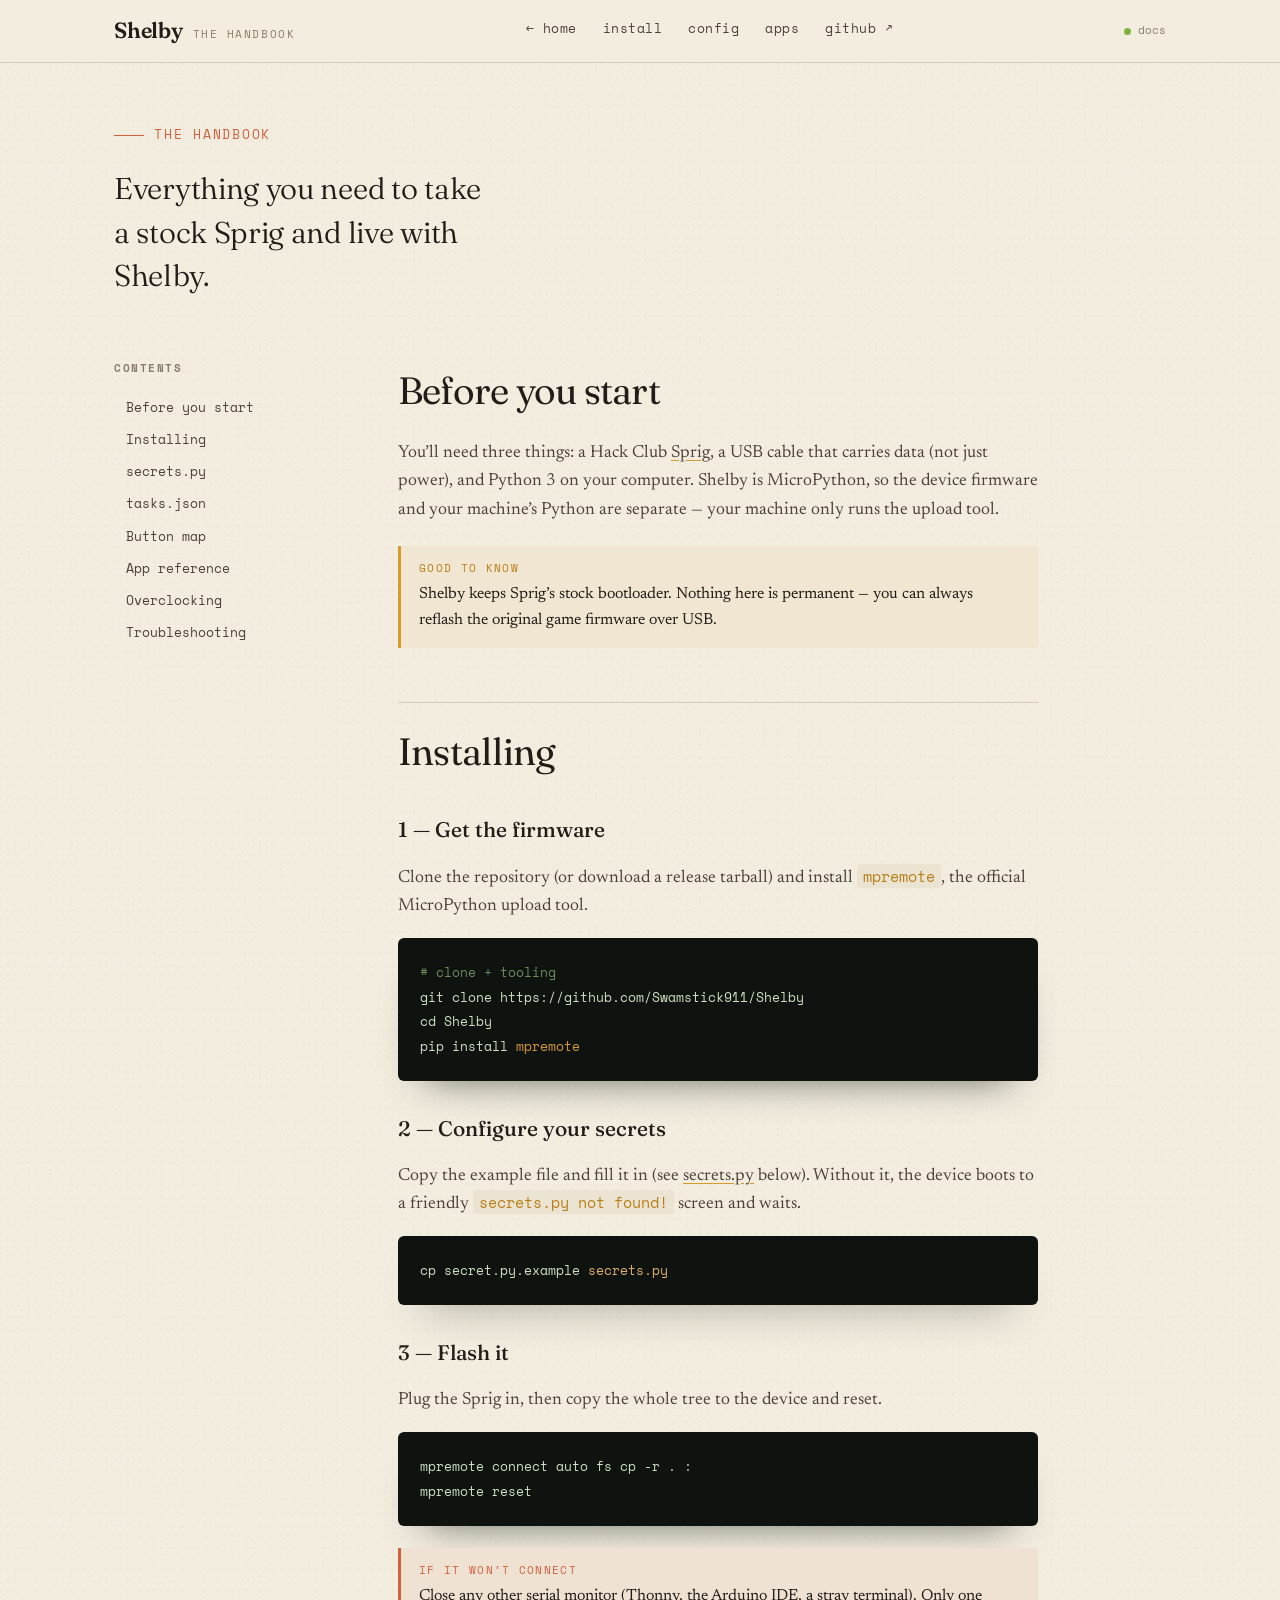
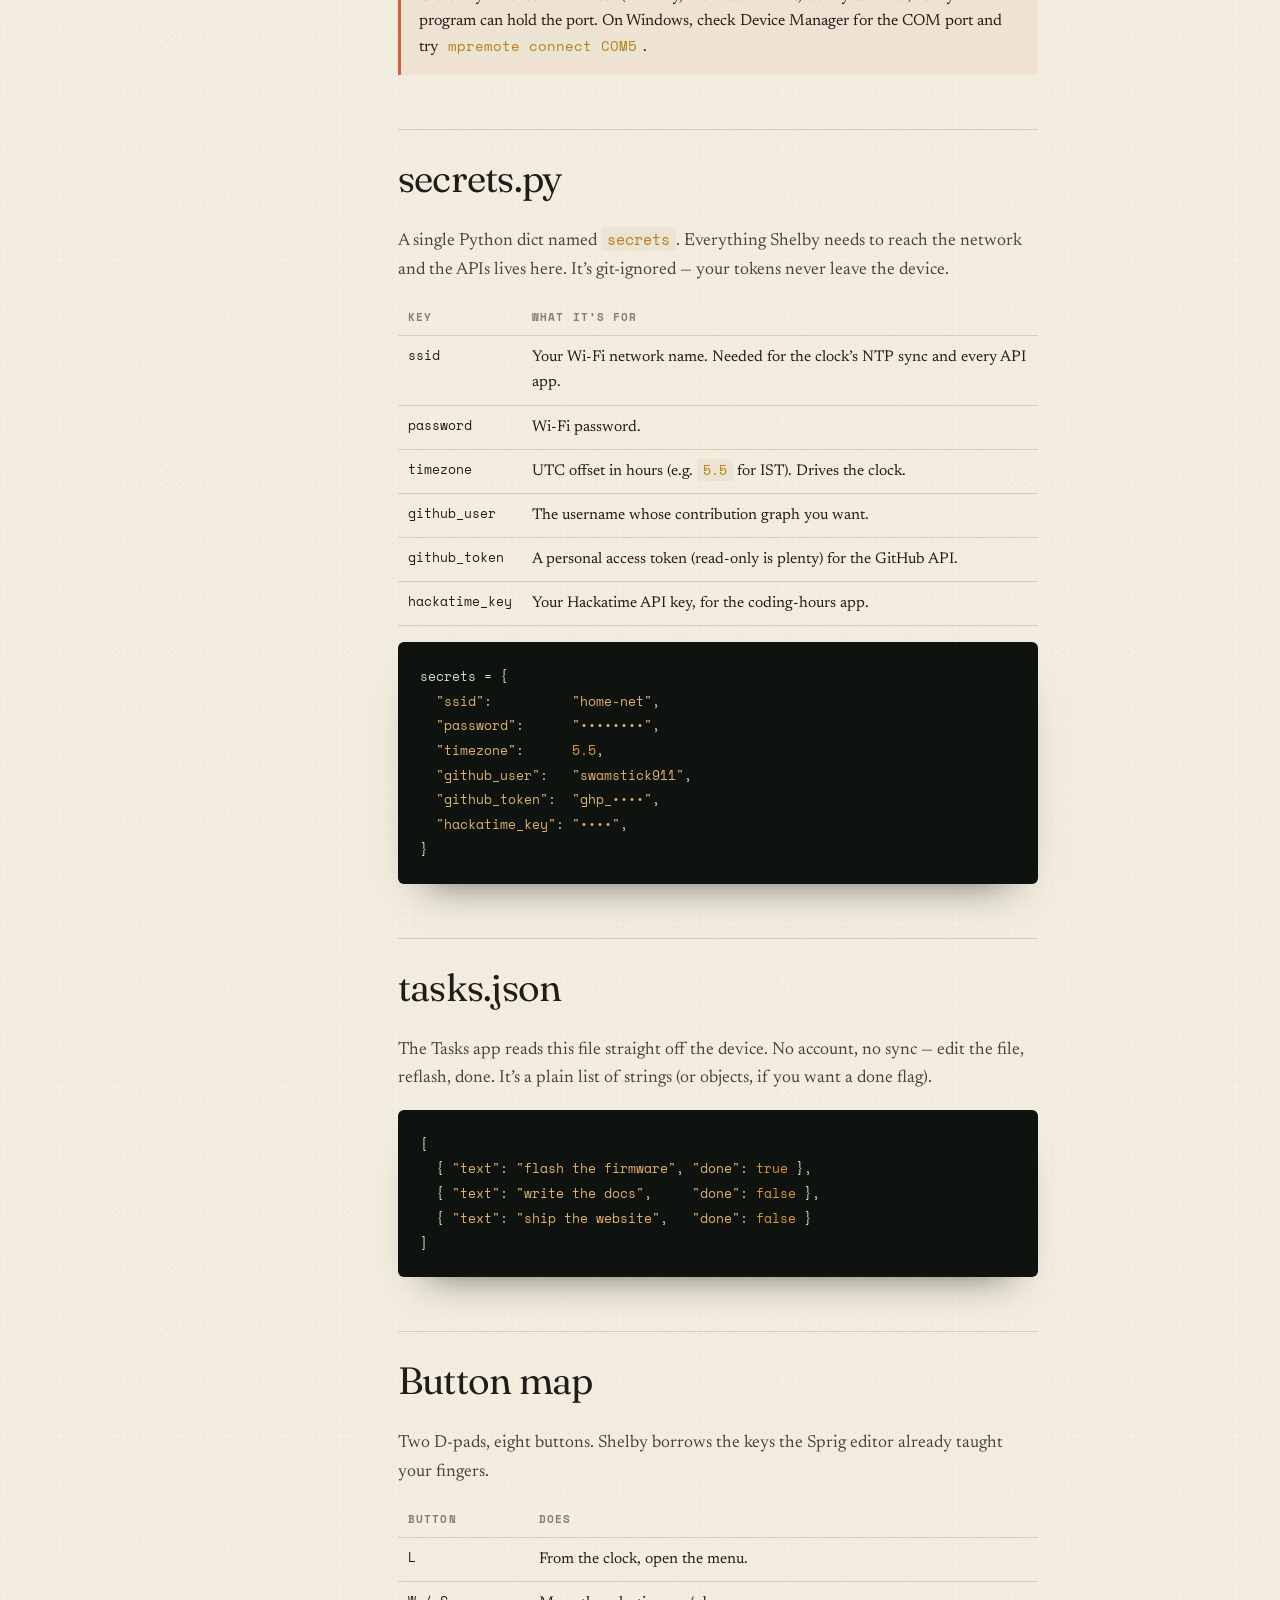
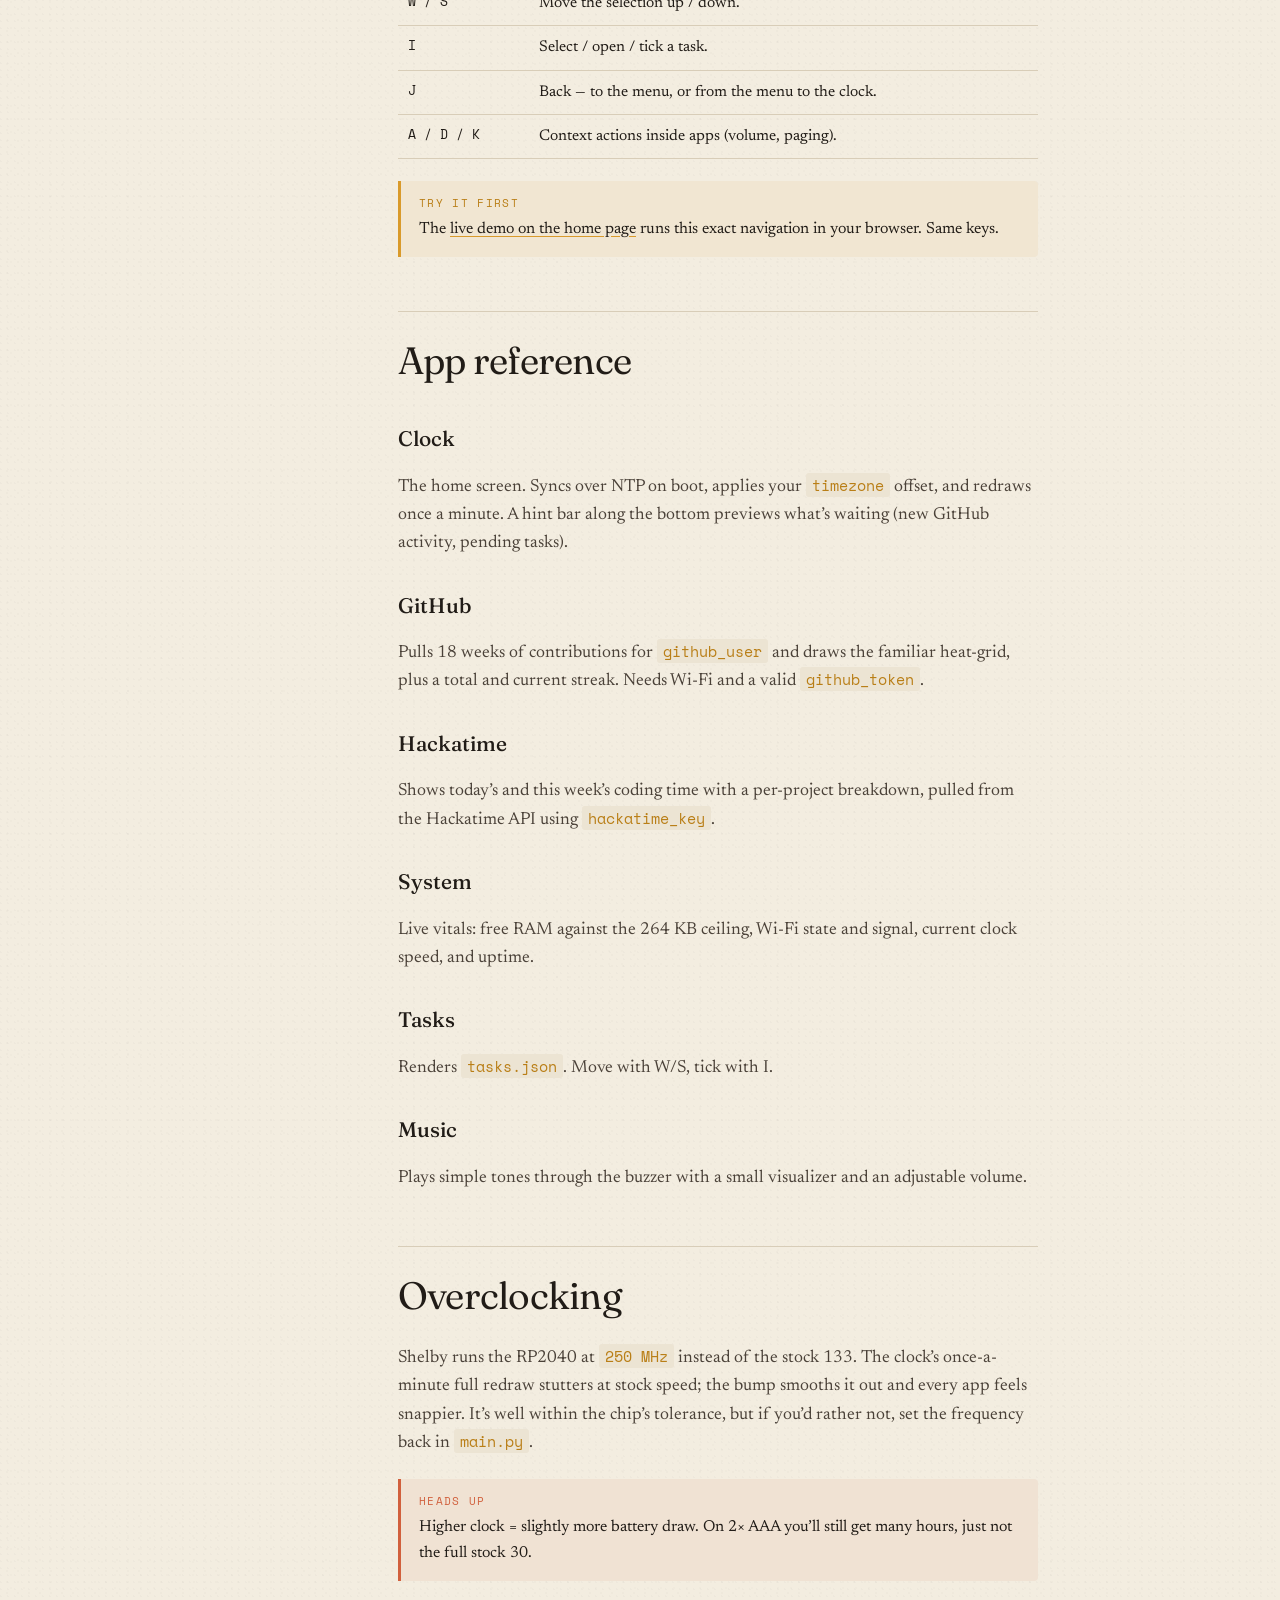
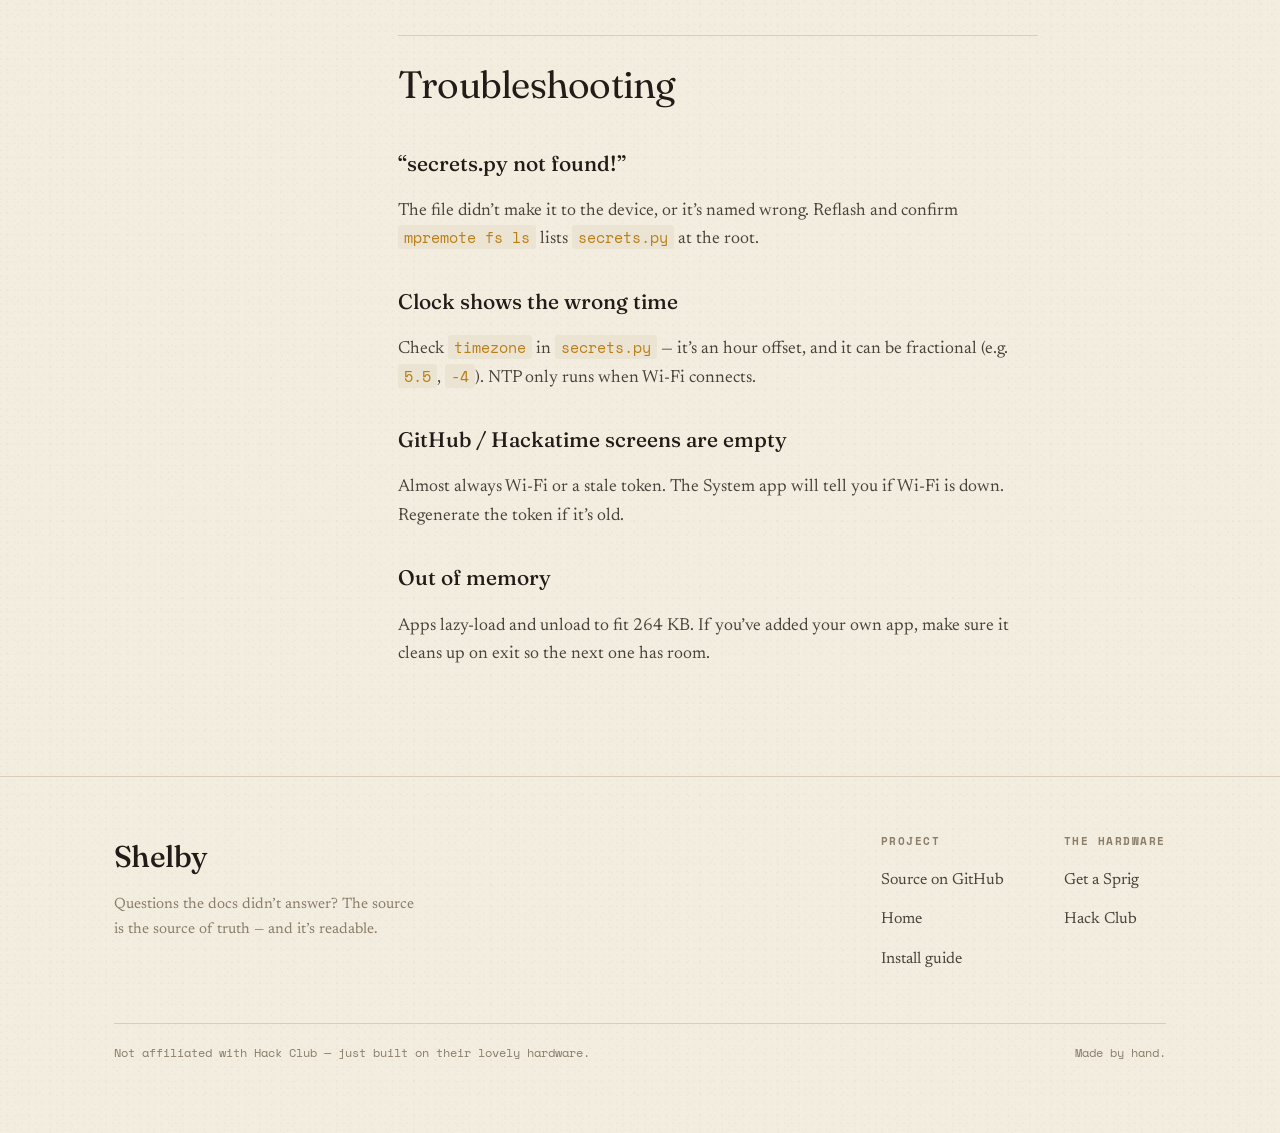
<file: site/docs.html>
<!DOCTYPE html>
<html lang="en">
<head>
<meta charset="utf-8" />
<meta name="viewport" content="width=device-width, initial-scale=1" />
<title>Shelby — the handbook</title>
<meta name="description" content="Install, configure and live with Shelby: secrets.py, tasks.json, the app reference and the button map." />
<link rel="icon" href="favicon.svg" type="image/svg+xml" />
<link rel="preconnect" href="https://fonts.googleapis.com" />
<link rel="preconnect" href="https://fonts.gstatic.com" crossorigin />
<link href="https://fonts.googleapis.com/css2?family=Fraunces:ital,opsz,wght@0,9..144,300..600;1,9..144,300..600&family=Newsreader:opsz,wght@6..72,300..600&family=Space+Mono:wght@400;700&family=Caveat:wght@500;600&display=swap" rel="stylesheet" />
<link rel="stylesheet" href="styles.css" />
<style>
  .doc-shell { display: grid; grid-template-columns: 220px 1fr; gap: clamp(30px,5vw,70px); align-items: start; padding: 48px 0 90px; }
  .toc { position: sticky; top: 86px; font-family: var(--mono); font-size: 12.5px; }
  .toc h6 { text-transform: uppercase; letter-spacing: .14em; color: var(--ink-faint); margin: 0 0 14px; font-size: 11px; }
  .toc a { display: block; padding: 6px 0; color: var(--ink-soft); text-decoration: none; border-left: 2px solid transparent; padding-left: 12px; margin-left: -2px; }
  .toc a:hover { color: var(--ink); border-color: var(--gold); }
  .doc-body { max-width: 64ch; }
  .doc-body h2 { font-family: var(--display); font-weight: 380; font-size: clamp(26px,3.4vw,38px); letter-spacing: -.02em; margin: 54px 0 10px; padding-top: 18px; border-top: 1px solid var(--rule); }
  .doc-body h2:first-child { border-top: none; padding-top: 0; margin-top: 0; }
  .doc-body h3 { font-family: var(--display); font-weight: 480; font-size: 21px; margin: 30px 0 6px; }
  .doc-body p, .doc-body li { font-size: 17.5px; color: var(--ink-soft); }
  .doc-body code { font-family: var(--mono); font-size: .85em; background: var(--paper-deep); padding: 1px 6px; border-radius: 3px; color: var(--gold-deep); }
  .doc-body table { width: 100%; border-collapse: collapse; margin: 16px 0; font-size: 15.5px; }
  .doc-body th { text-align: left; font-family: var(--mono); font-size: 11px; text-transform: uppercase; letter-spacing: .1em; color: var(--ink-faint); padding: 8px 10px; border-bottom: 1.5px solid var(--rule); }
  .doc-body td { padding: 9px 10px; border-bottom: 1px solid var(--rule); vertical-align: top; }
  .doc-body td:first-child { font-family: var(--mono); font-size: 13px; color: var(--ink); white-space: nowrap; }
  .callout { border-left: 3px solid var(--gold); background: color-mix(in srgb, var(--gold) 8%, var(--paper)); padding: 14px 18px; border-radius: 0 4px 4px 0; margin: 22px 0; font-size: 16px; }
  .callout.warn { border-color: var(--orange); background: color-mix(in srgb, var(--orange) 8%, var(--paper)); }
  .callout .lbl { font-family: var(--mono); font-size: 11px; text-transform: uppercase; letter-spacing: .12em; color: var(--gold-deep); display: block; margin-bottom: 4px; }
  .callout.warn .lbl { color: var(--orange); }
  .doc-lede { font-family: var(--display); font-weight: 330; font-size: clamp(22px,3vw,30px); line-height: 1.45; letter-spacing: -.01em; color: var(--ink); max-width: 20ch; margin: 0 0 8px; }
  @media (max-width: 820px){ .doc-shell { grid-template-columns: 1fr; } .toc { position: static; } }
</style>
</head>
<body>

<header class="topbar">
  <div class="wrap">
    <div class="brand"><a href="index.html" style="text-decoration:none"><span class="mark">Shelby</span></a> <span class="by">the handbook</span></div>
    <nav class="nav">
      <a href="index.html">← home</a>
      <a href="#install">install</a>
      <a href="#secrets">config</a>
      <a href="#apps">apps</a>
      <a href="https://github.com/Swamstick911/Shelby/" target="_blank" rel="noopener">github ↗</a>
    </nav>
    <span class="status"><span class="dot"></span> docs</span>
  </div>
</header>

<div class="wrap">
  <div style="padding:54px 0 6px">
    <p class="kicker">the handbook</p>
    <p class="doc-lede">Everything you need to take a stock Sprig and live with Shelby.</p>
  </div>

  <div class="doc-shell">
    <aside class="toc">
      <h6>Contents</h6>
      <a href="#before">Before you start</a>
      <a href="#install">Installing</a>
      <a href="#secrets">secrets.py</a>
      <a href="#tasks">tasks.json</a>
      <a href="#controls">Button map</a>
      <a href="#apps">App reference</a>
      <a href="#overclock">Overclocking</a>
      <a href="#trouble">Troubleshooting</a>
    </aside>

    <main class="doc-body">
      <h2 id="before">Before you start</h2>
      <p>You’ll need three things: a Hack Club <a href="https://sprig.hackclub.com/" target="_blank" rel="noopener">Sprig</a>, a USB cable that carries data (not just power), and Python 3 on your computer. Shelby is MicroPython, so the device firmware and your machine’s Python are separate — your machine only runs the upload tool.</p>
      <div class="callout"><span class="lbl">Good to know</span>Shelby keeps Sprig’s stock bootloader. Nothing here is permanent — you can always reflash the original game firmware over USB.</div>

      <h2 id="install">Installing</h2>
      <h3>1 — Get the firmware</h3>
      <p>Clone the repository (or download a release tarball) and install <code>mpremote</code>, the official MicroPython upload tool.</p>
      <pre class="codeblock"><span class="c"># clone + tooling</span>
git clone https://github.com/Swamstick911/Shelby
cd Shelby
pip install <span class="p">mpremote</span></pre>

      <h3>2 — Configure your secrets</h3>
      <p>Copy the example file and fill it in (see <a href="#secrets">secrets.py</a> below). Without it, the device boots to a friendly <code>secrets.py not found!</code> screen and waits.</p>
      <pre class="codeblock">cp secret.py.example <span class="s">secrets.py</span></pre>

      <h3>3 — Flash it</h3>
      <p>Plug the Sprig in, then copy the whole tree to the device and reset.</p>
      <pre class="codeblock">mpremote connect auto fs cp -r . :
mpremote reset</pre>
      <div class="callout warn"><span class="lbl">If it won’t connect</span>Close any other serial monitor (Thonny, the Arduino IDE, a stray terminal). Only one program can hold the port. On Windows, check Device Manager for the COM port and try <code>mpremote connect COM5</code>.</div>

      <h2 id="secrets">secrets.py</h2>
      <p>A single Python dict named <code>secrets</code>. Everything Shelby needs to reach the network and the APIs lives here. It’s git-ignored — your tokens never leave the device.</p>
      <table>
        <thead><tr><th>Key</th><th>What it’s for</th></tr></thead>
        <tbody>
          <tr><td>ssid</td><td>Your Wi‑Fi network name. Needed for the clock’s NTP sync and every API app.</td></tr>
          <tr><td>password</td><td>Wi‑Fi password.</td></tr>
          <tr><td>timezone</td><td>UTC offset in hours (e.g. <code>5.5</code> for IST). Drives the clock.</td></tr>
          <tr><td>github_user</td><td>The username whose contribution graph you want.</td></tr>
          <tr><td>github_token</td><td>A personal access token (read-only is plenty) for the GitHub API.</td></tr>
          <tr><td>hackatime_key</td><td>Your Hackatime API key, for the coding-hours app.</td></tr>
        </tbody>
      </table>
      <pre class="codeblock">secrets = {
  <span class="s">"ssid"</span>:          <span class="s">"home-net"</span>,
  <span class="s">"password"</span>:      <span class="s">"••••••••"</span>,
  <span class="s">"timezone"</span>:      <span class="p">5.5</span>,
  <span class="s">"github_user"</span>:   <span class="s">"swamstick911"</span>,
  <span class="s">"github_token"</span>:  <span class="s">"ghp_••••"</span>,
  <span class="s">"hackatime_key"</span>: <span class="s">"••••"</span>,
}</pre>

      <h2 id="tasks">tasks.json</h2>
      <p>The Tasks app reads this file straight off the device. No account, no sync — edit the file, reflash, done. It’s a plain list of strings (or objects, if you want a done flag).</p>
      <pre class="codeblock">[
  { <span class="s">"text"</span>: <span class="s">"flash the firmware"</span>, <span class="s">"done"</span>: <span class="p">true</span> },
  { <span class="s">"text"</span>: <span class="s">"write the docs"</span>,     <span class="s">"done"</span>: <span class="p">false</span> },
  { <span class="s">"text"</span>: <span class="s">"ship the website"</span>,   <span class="s">"done"</span>: <span class="p">false</span> }
]</pre>

      <h2 id="controls">Button map</h2>
      <p>Two D-pads, eight buttons. Shelby borrows the keys the Sprig editor already taught your fingers.</p>
      <table>
        <thead><tr><th>Button</th><th>Does</th></tr></thead>
        <tbody>
          <tr><td>L</td><td>From the clock, open the menu.</td></tr>
          <tr><td>W / S</td><td>Move the selection up / down.</td></tr>
          <tr><td>I</td><td>Select / open / tick a task.</td></tr>
          <tr><td>J</td><td>Back — to the menu, or from the menu to the clock.</td></tr>
          <tr><td>A / D / K</td><td>Context actions inside apps (volume, paging).</td></tr>
        </tbody>
      </table>
      <div class="callout"><span class="lbl">Try it first</span>The <a href="index.html#try">live demo on the home page</a> runs this exact navigation in your browser. Same keys.</div>

      <h2 id="apps">App reference</h2>
      <h3>Clock</h3>
      <p>The home screen. Syncs over NTP on boot, applies your <code>timezone</code> offset, and redraws once a minute. A hint bar along the bottom previews what’s waiting (new GitHub activity, pending tasks).</p>
      <h3>GitHub</h3>
      <p>Pulls 18 weeks of contributions for <code>github_user</code> and draws the familiar heat-grid, plus a total and current streak. Needs Wi‑Fi and a valid <code>github_token</code>.</p>
      <h3>Hackatime</h3>
      <p>Shows today’s and this week’s coding time with a per-project breakdown, pulled from the Hackatime API using <code>hackatime_key</code>.</p>
      <h3>System</h3>
      <p>Live vitals: free RAM against the 264&nbsp;KB ceiling, Wi‑Fi state and signal, current clock speed, and uptime.</p>
      <h3>Tasks</h3>
      <p>Renders <code>tasks.json</code>. Move with W/S, tick with I.</p>
      <h3>Music</h3>
      <p>Plays simple tones through the buzzer with a small visualizer and an adjustable volume.</p>

      <h2 id="overclock">Overclocking</h2>
      <p>Shelby runs the RP2040 at <code>250&nbsp;MHz</code> instead of the stock 133. The clock’s once-a-minute full redraw stutters at stock speed; the bump smooths it out and every app feels snappier. It’s well within the chip’s tolerance, but if you’d rather not, set the frequency back in <code>main.py</code>.</p>
      <div class="callout warn"><span class="lbl">Heads up</span>Higher clock = slightly more battery draw. On 2× AAA you’ll still get many hours, just not the full stock 30.</div>

      <h2 id="trouble">Troubleshooting</h2>
      <h3>“secrets.py not found!”</h3>
      <p>The file didn’t make it to the device, or it’s named wrong. Reflash and confirm <code>mpremote fs ls</code> lists <code>secrets.py</code> at the root.</p>
      <h3>Clock shows the wrong time</h3>
      <p>Check <code>timezone</code> in <code>secrets.py</code> — it’s an hour offset, and it can be fractional (e.g. <code>5.5</code>, <code>-4</code>). NTP only runs when Wi‑Fi connects.</p>
      <h3>GitHub / Hackatime screens are empty</h3>
      <p>Almost always Wi‑Fi or a stale token. The System app will tell you if Wi‑Fi is down. Regenerate the token if it’s old.</p>
      <h3>Out of memory</h3>
      <p>Apps lazy-load and unload to fit 264&nbsp;KB. If you’ve added your own app, make sure it cleans up on exit so the next one has room.</p>
    </main>
  </div>
</div>

<footer class="foot">
  <div class="wrap">
    <div class="foot-grid">
      <div>
        <div class="mark">Shelby</div>
        <p>Questions the docs didn’t answer? The source is the source of truth — and it’s readable.</p>
      </div>
      <div class="cols">
        <div>
          <h5>Project</h5>
          <ul>
            <li><a href="https://github.com/Swamstick911/Shelby/" target="_blank" rel="noopener">Source on GitHub</a></li>
            <li><a href="index.html">Home</a></li>
            <li><a href="index.html#install">Install guide</a></li>
          </ul>
        </div>
        <div>
          <h5>The hardware</h5>
          <ul>
            <li><a href="https://sprig.hackclub.com/" target="_blank" rel="noopener">Get a Sprig</a></li>
            <li><a href="https://hackclub.com/" target="_blank" rel="noopener">Hack Club</a></li>
          </ul>
        </div>
      </div>
    </div>
    <div class="colophon">
      <span>Not affiliated with Hack Club — just built on their lovely hardware.</span>
      <span>Made by hand.</span>
    </div>
  </div>
</footer>

</body>
</html>
</file>
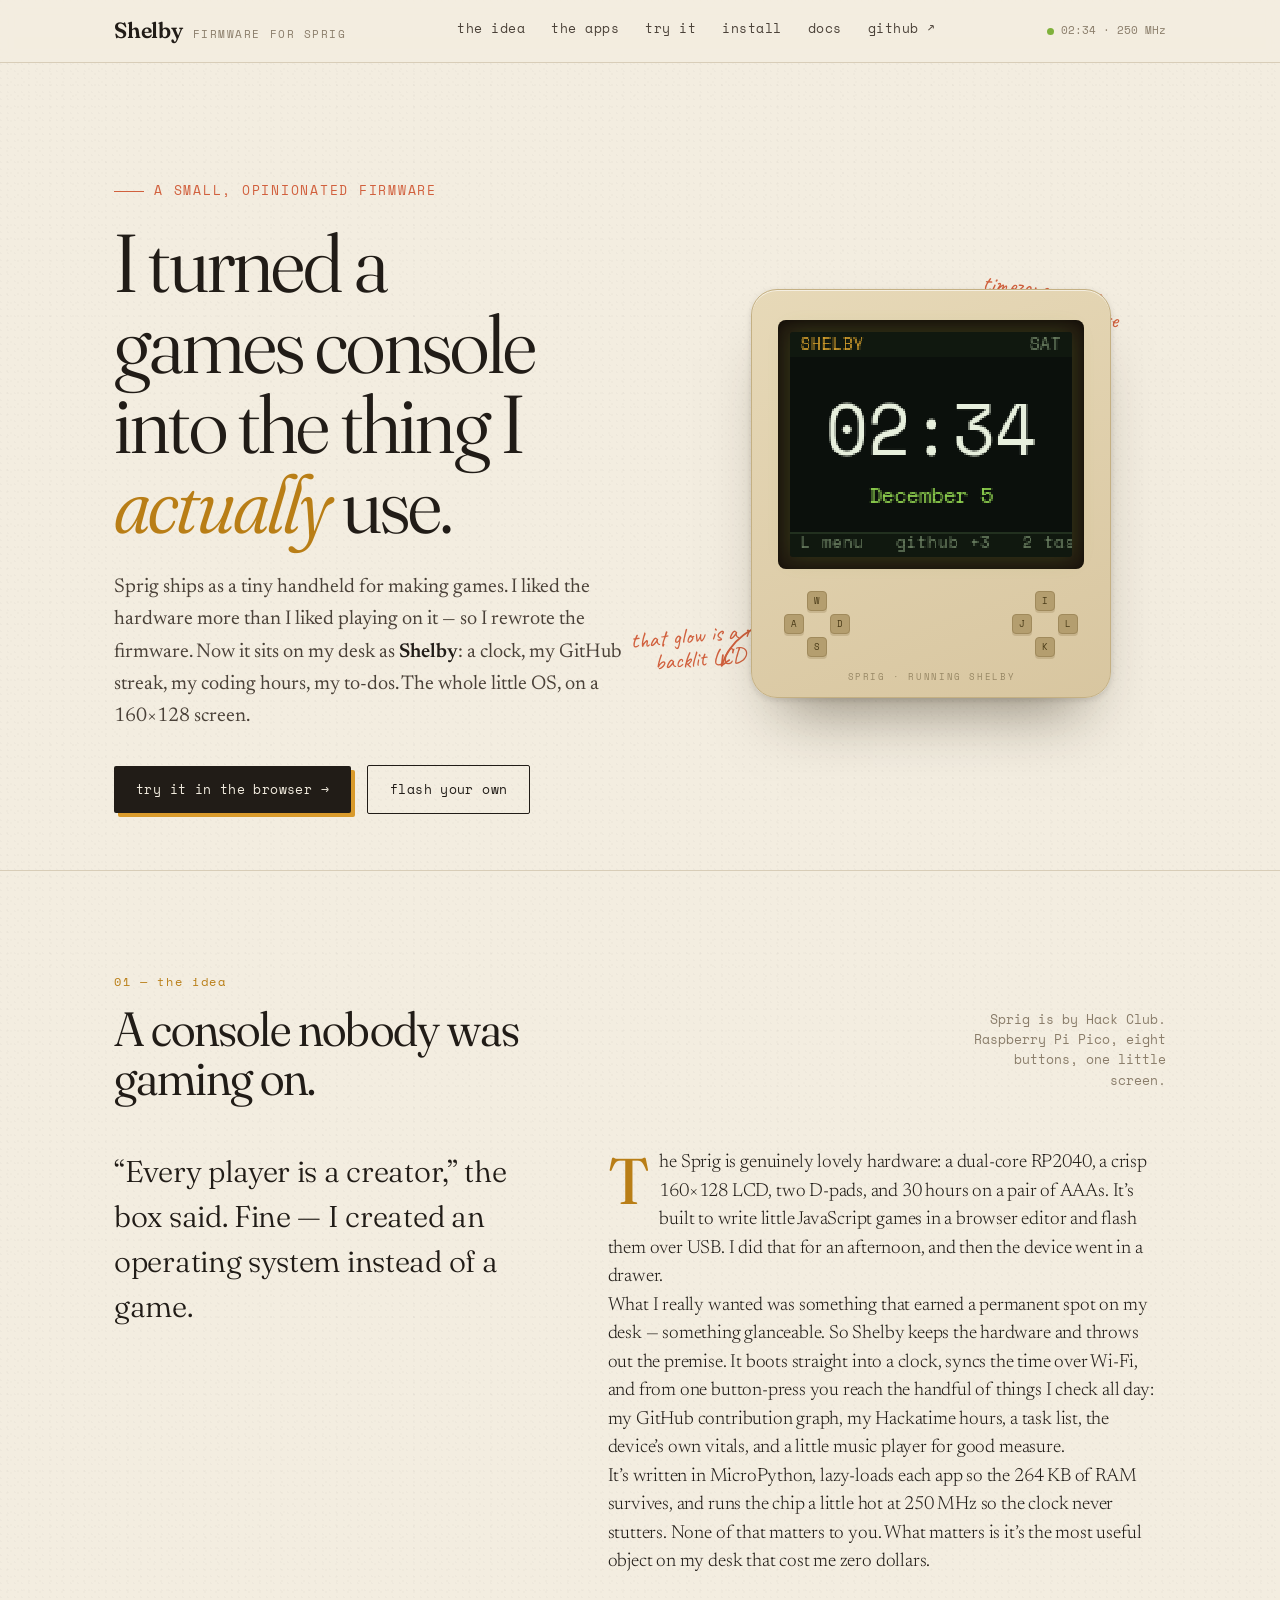
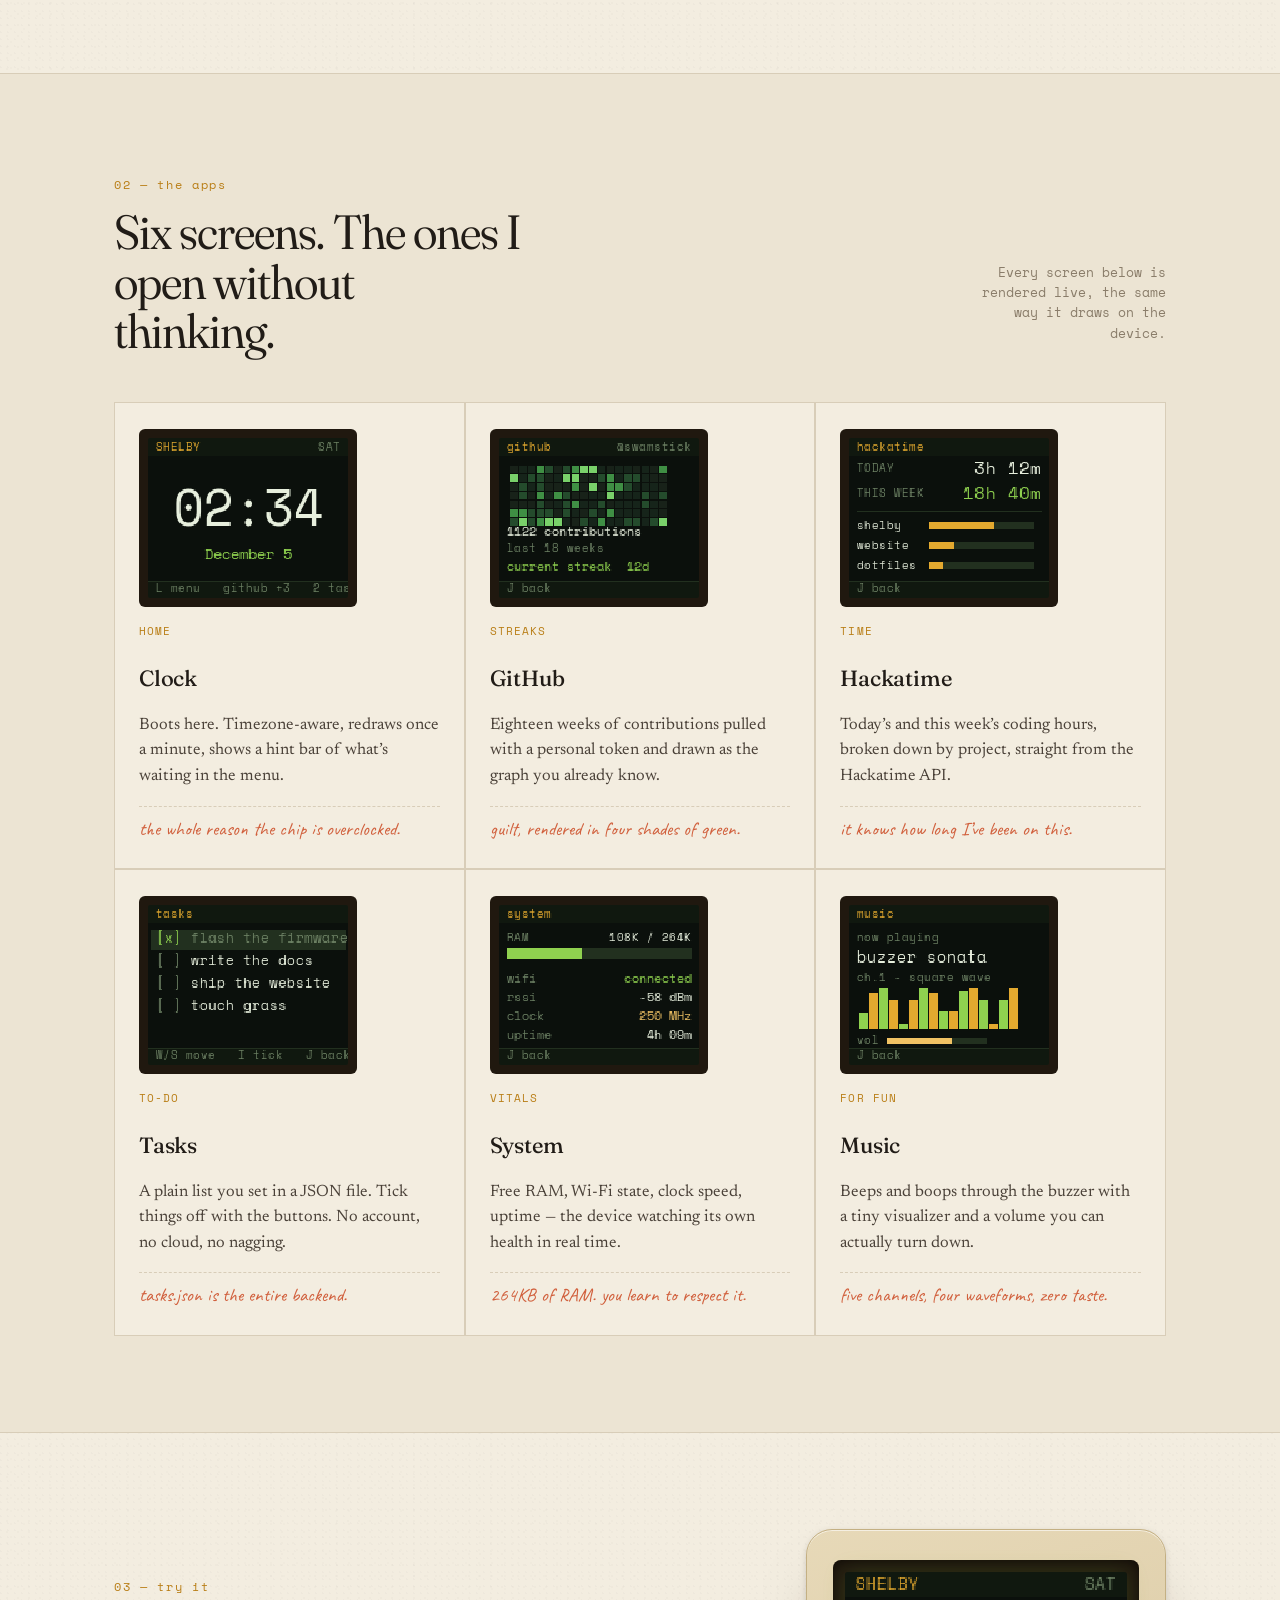
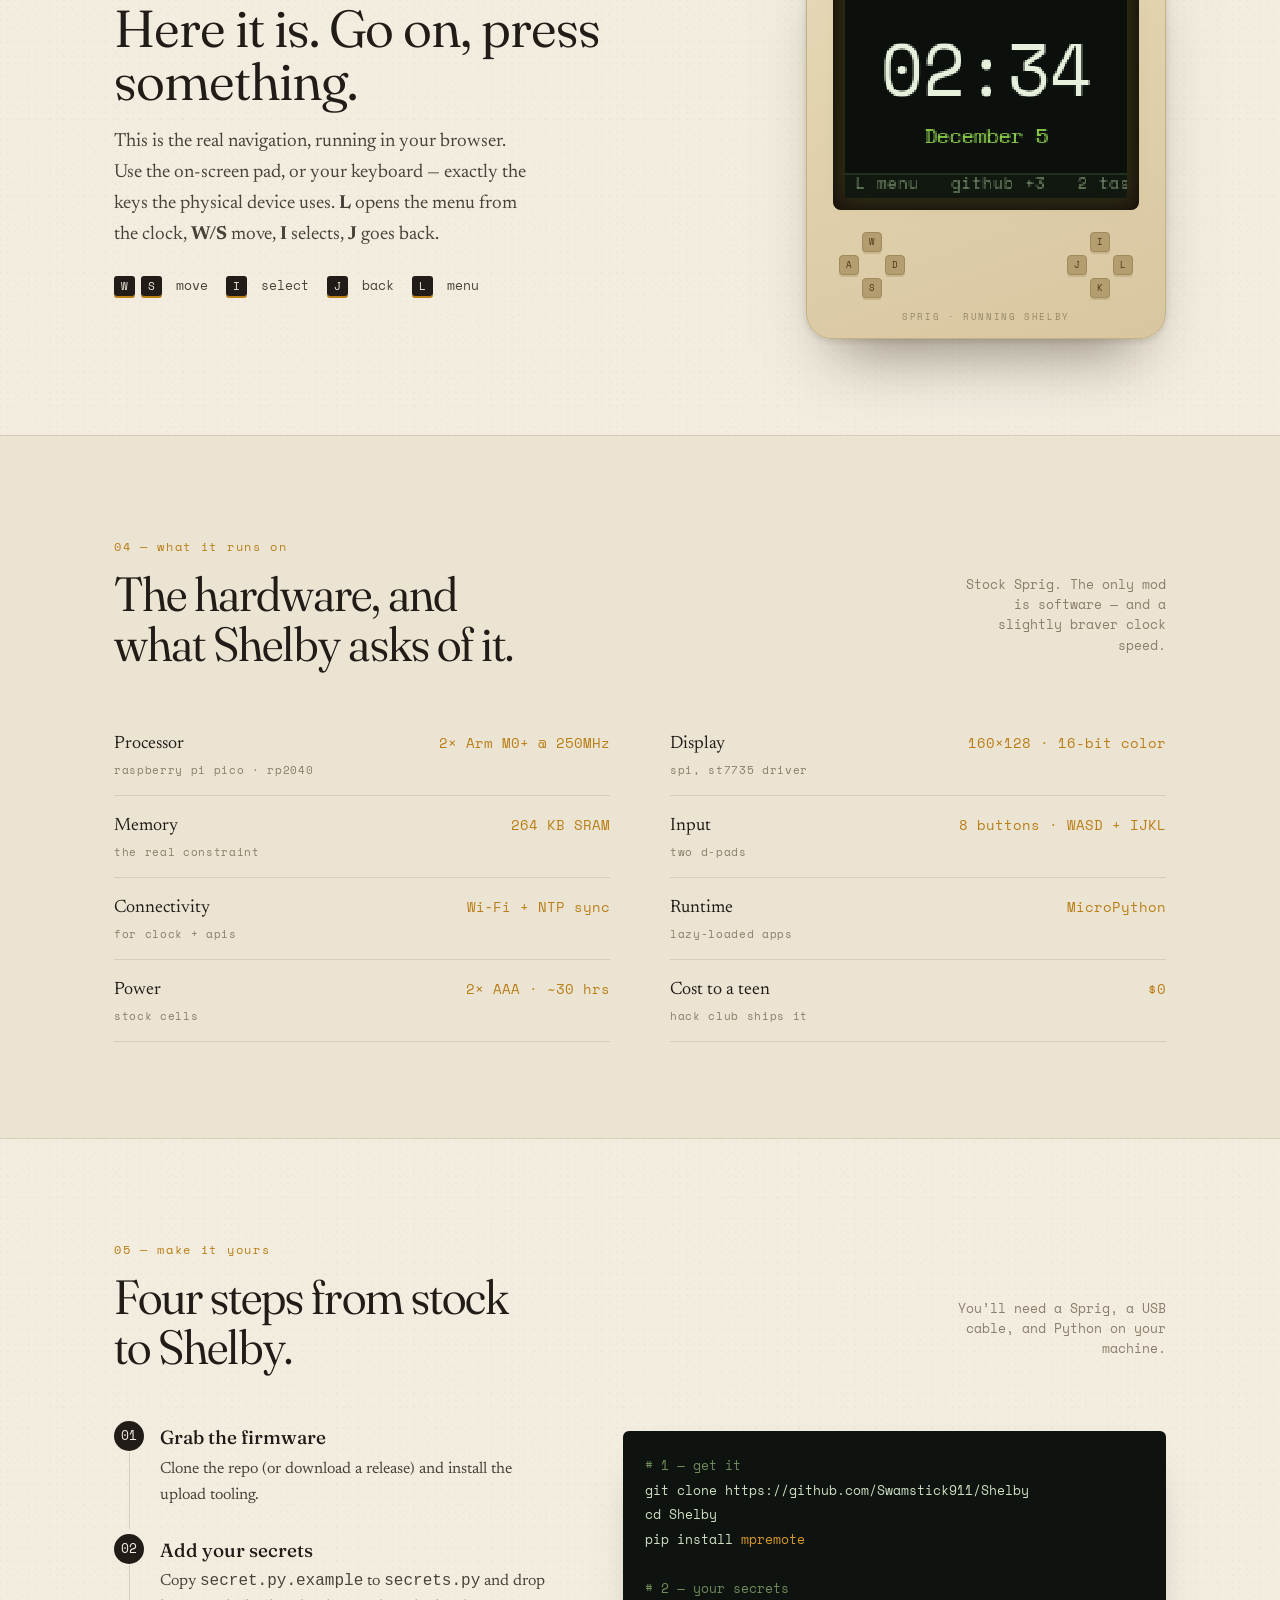
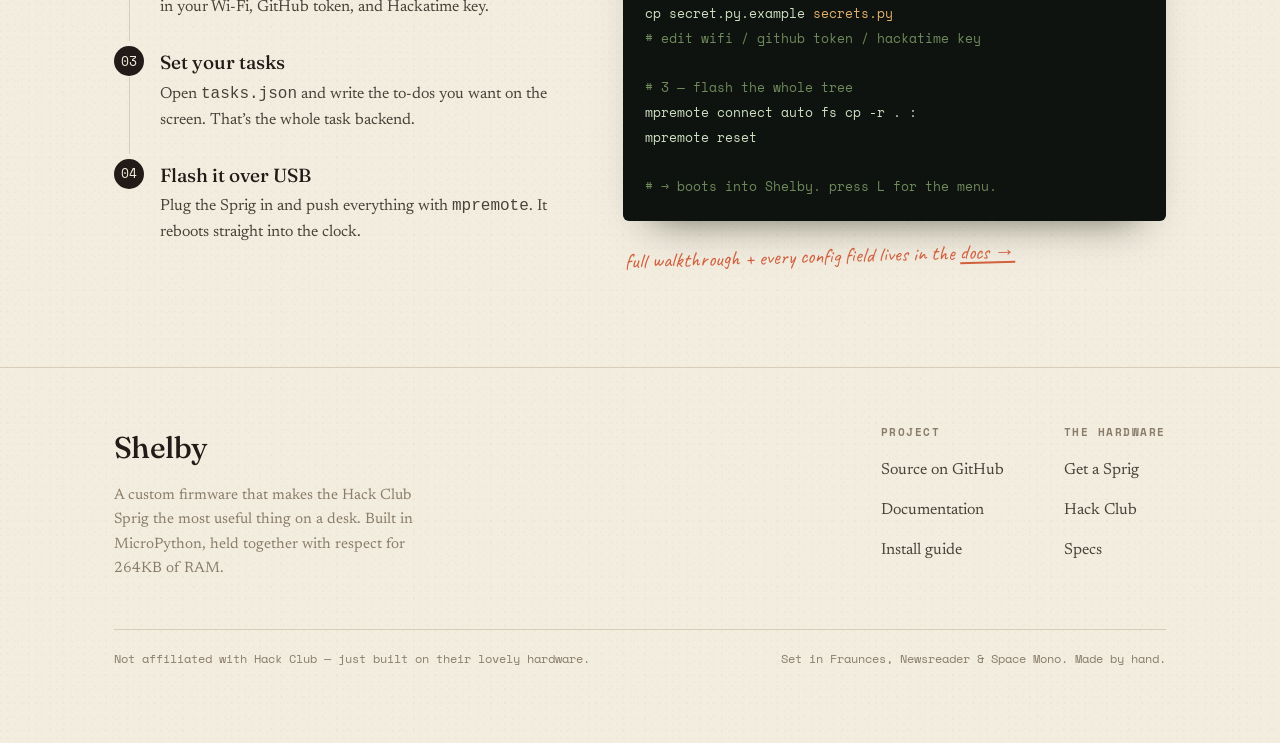
<file: site/editorial.html>
<!DOCTYPE html>
<html lang="en">
<head>
<meta charset="utf-8" />
<meta name="viewport" content="width=device-width, initial-scale=1" />
<title>Shelby — a desk companion living inside a games console</title>
<meta name="description" content="Shelby is a custom firmware that turns the Hack Club Sprig from a games console into the little glowing thing on my desk: a clock, my GitHub graph, my coding hours, my tasks." />

<link rel="icon" href="favicon.svg" type="image/svg+xml" />
<link rel="preconnect" href="https://fonts.googleapis.com" />
<link rel="preconnect" href="https://fonts.gstatic.com" crossorigin />
<link href="https://fonts.googleapis.com/css2?family=Fraunces:ital,opsz,wght@0,9..144,300..600;1,9..144,300..600&family=Newsreader:ital,opsz,wght@0,6..72,300..600;1,6..72,300..500&family=Space+Mono:wght@400;700&family=Caveat:wght@500;600&display=swap" rel="stylesheet" />
<link rel="stylesheet" href="styles.css" />
</head>
<body>

<!-- ============ top bar ============ -->
<header class="topbar">
  <div class="wrap">
    <div class="brand">
      <span class="mark">Shelby</span>
      <span class="by">firmware for sprig</span>
    </div>
    <nav class="nav">
      <a href="#what">the idea</a>
      <a href="#apps">the apps</a>
      <a href="#try">try it</a>
      <a href="#install">install</a>
      <a href="docs.html">docs</a>
      <a href="https://github.com/Swamstick911/Shelby/" target="_blank" rel="noopener">github ↗</a>
    </nav>
    <span class="status"><span class="dot"></span> <span id="status-text">online · 250&nbsp;MHz</span></span>
  </div>
</header>

<!-- ============ hero ============ -->
<section class="hero">
  <div class="wrap hero-grid">
    <div class="hero-copy">
      <p class="kicker">a small, opinionated firmware</p>
      <h1>I turned a games&nbsp;console into the thing&nbsp;I <em>actually</em> use.</h1>
      <p class="lede">Sprig ships as a tiny handheld for making games. I liked the hardware more than I liked playing on it — so I rewrote the firmware. Now it sits on my desk as <b>Shelby</b>: a clock, my GitHub streak, my coding hours, my to‑dos. The whole little OS, on a 160×128 screen.</p>
      <div class="cta-row">
        <a class="btn btn-primary" href="#try">try it in the browser →</a>
        <a class="btn btn-ghost" href="#install">flash your own</a>
      </div>
    </div>

    <div class="hero-device">
      <p class="marginalia m-clock">timezone-aware,<br>ticks every minute</p>
      <svg class="arrow a-clock" viewBox="0 0 100 60" fill="none" stroke="currentColor" stroke-width="2.4" stroke-linecap="round"><path d="M4 12 C 34 4, 70 14, 92 44"/><path d="M92 44 L 80 40 M92 44 L 86 31"/></svg>
      <p class="marginalia m-glow">that glow is a real<br>backlit LCD →</p>
      <svg class="arrow a-glow" viewBox="0 0 100 60" fill="none" stroke="currentColor" stroke-width="2.4" stroke-linecap="round"><path d="M4 12 C 34 4, 70 14, 92 44"/><path d="M92 44 L 80 40 M92 44 L 86 31"/></svg>

      <div class="device">
        <div class="screen-frame">
          <canvas data-screen="clock" width="320" height="256" aria-label="Live Shelby clock"></canvas>
        </div>
        <div class="dpads">
          <div class="dpad" aria-hidden="true">
            <div class="key k-u">W</div><div class="key k-l">A</div>
            <div class="center"></div>
            <div class="key k-r">D</div><div class="key k-d">S</div>
          </div>
          <div class="dpad" aria-hidden="true">
            <div class="key k-u">I</div><div class="key k-l">J</div>
            <div class="center"></div>
            <div class="key k-r">L</div><div class="key k-d">K</div>
          </div>
        </div>
      </div>
    </div>
  </div>
</section>

<!-- ============ manifesto ============ -->
<section class="band" id="what">
  <div class="wrap">
    <div class="sec-head reveal">
      <div><span class="sec-no">01 — the idea</span><h2>A console nobody was gaming on.</h2></div>
      <p class="aside">Sprig is by Hack&nbsp;Club. Raspberry&nbsp;Pi&nbsp;Pico, eight buttons, one little screen.</p>
    </div>
    <div class="manifesto reveal">
      <p class="lead-q">“Every player is a creator,” the box said. Fine — I created an operating system instead of a game.</p>
      <div class="body">
        <p>The Sprig is genuinely lovely hardware: a dual-core RP2040, a crisp 160×128 LCD, two D-pads, and 30 hours on a pair of AAAs. It’s built to write little JavaScript games in a browser editor and flash them over USB. I did that for an afternoon, and then the device went in a drawer.</p>
        <p>What I really wanted was something that earned a permanent spot on my desk — something glanceable. So Shelby keeps the hardware and throws out the premise. It boots straight into a clock, syncs the time over Wi‑Fi, and from one button-press you reach the handful of things I check all day: my GitHub contribution graph, my Hackatime hours, a task list, the device’s own vitals, and a little music player for good measure.</p>
        <p>It’s written in MicroPython, lazy-loads each app so the 264&nbsp;KB of RAM survives, and runs the chip a little hot at 250&nbsp;MHz so the clock never stutters. None of that matters to you. What matters is it’s the most useful object on my desk that cost me zero dollars.</p>
      </div>
    </div>
  </div>
</section>

<!-- ============ apps ============ -->
<section class="band dark" id="apps">
  <div class="wrap">
    <div class="sec-head reveal">
      <div><span class="sec-no">02 — the apps</span><h2>Six screens. The ones I open without thinking.</h2></div>
      <p class="aside">Every screen below is rendered live, the same way it draws on the device.</p>
    </div>
    <div class="apps reveal">
      <article class="app-card">
        <div class="app-screen"><canvas data-screen="clock" width="200" height="160"></canvas></div>
        <span class="tag">home</span><h3>Clock</h3>
        <p>Boots here. Timezone-aware, redraws once a minute, shows a hint bar of what’s waiting in the menu.</p>
        <p class="note">the whole reason the chip is overclocked.</p>
      </article>
      <article class="app-card">
        <div class="app-screen"><canvas data-screen="github" width="200" height="160"></canvas></div>
        <span class="tag">streaks</span><h3>GitHub</h3>
        <p>Eighteen weeks of contributions pulled with a personal token and drawn as the graph you already know.</p>
        <p class="note">guilt, rendered in four shades of green.</p>
      </article>
      <article class="app-card">
        <div class="app-screen"><canvas data-screen="hackatime" width="200" height="160"></canvas></div>
        <span class="tag">time</span><h3>Hackatime</h3>
        <p>Today’s and this week’s coding hours, broken down by project, straight from the Hackatime API.</p>
        <p class="note">it knows how long I’ve been on this.</p>
      </article>
      <article class="app-card">
        <div class="app-screen"><canvas data-screen="tasks" width="200" height="160"></canvas></div>
        <span class="tag">to-do</span><h3>Tasks</h3>
        <p>A plain list you set in a JSON file. Tick things off with the buttons. No account, no cloud, no nagging.</p>
        <p class="note">tasks.json is the entire backend.</p>
      </article>
      <article class="app-card">
        <div class="app-screen"><canvas data-screen="system" width="200" height="160"></canvas></div>
        <span class="tag">vitals</span><h3>System</h3>
        <p>Free RAM, Wi‑Fi state, clock speed, uptime — the device watching its own health in real time.</p>
        <p class="note">264KB of RAM. you learn to respect it.</p>
      </article>
      <article class="app-card">
        <div class="app-screen"><canvas data-screen="music" width="200" height="160"></canvas></div>
        <span class="tag">for fun</span><h3>Music</h3>
        <p>Beeps and boops through the buzzer with a tiny visualizer and a volume you can actually turn down.</p>
        <p class="note">five channels, four waveforms, zero taste.</p>
      </article>
    </div>
  </div>
</section>

<!-- ============ interactive ============ -->
<section class="band" id="try">
  <div class="wrap demo">
    <div class="demo-copy reveal">
      <span class="sec-no">03 — try it</span>
      <h2>Here it is. Go on, press something.</h2>
      <p>This is the real navigation, running in your browser. Use the on-screen pad, or your keyboard — exactly the keys the physical device uses. <b>L</b> opens the menu from the clock, <b>W/S</b> move, <b>I</b> selects, <b>J</b> goes back.</p>
      <div class="keys-legend">
        <span><kbd>W</kbd><kbd>S</kbd> move</span>
        <span><kbd>I</kbd> select</span>
        <span><kbd>J</kbd> back</span>
        <span><kbd>L</kbd> menu</span>
      </div>
    </div>
    <div class="hero-device">
      <div class="device">
        <div class="screen-frame">
          <canvas id="demo-canvas" data-screen="interactive" width="320" height="256" tabindex="0" aria-label="Interactive Shelby demo — focus and use W A S D I J K L"></canvas>
        </div>
        <div class="dpads">
          <div class="dpad" data-pad>
            <div class="key k-u" data-key="W">W</div><div class="key k-l" data-key="A">A</div>
            <div class="center"></div>
            <div class="key k-r" data-key="D">D</div><div class="key k-d" data-key="S">S</div>
          </div>
          <div class="dpad" data-pad>
            <div class="key k-u" data-key="I">I</div><div class="key k-l" data-key="J">J</div>
            <div class="center"></div>
            <div class="key k-r" data-key="L">L</div><div class="key k-d" data-key="K">K</div>
          </div>
        </div>
      </div>
    </div>
  </div>
</section>

<!-- ============ teardown / specs ============ -->
<section class="band dark" id="specs">
  <div class="wrap">
    <div class="sec-head reveal">
      <div><span class="sec-no">04 — what it runs on</span><h2>The hardware, and what Shelby asks of it.</h2></div>
      <p class="aside">Stock Sprig. The only mod is software — and a slightly braver clock speed.</p>
    </div>
    <div class="specs reveal">
      <div class="spec"><div class="k">Processor <small>raspberry pi pico · rp2040</small></div><div class="v">2× Arm M0+ @ 250MHz</div></div>
      <div class="spec"><div class="k">Display <small>spi, st7735 driver</small></div><div class="v">160×128 · 16-bit color</div></div>
      <div class="spec"><div class="k">Memory <small>the real constraint</small></div><div class="v">264 KB SRAM</div></div>
      <div class="spec"><div class="k">Input <small>two d-pads</small></div><div class="v">8 buttons · WASD + IJKL</div></div>
      <div class="spec"><div class="k">Connectivity <small>for clock + apis</small></div><div class="v">Wi‑Fi + NTP sync</div></div>
      <div class="spec"><div class="k">Runtime <small>lazy-loaded apps</small></div><div class="v">MicroPython</div></div>
      <div class="spec"><div class="k">Power <small>stock cells</small></div><div class="v">2× AAA · ~30 hrs</div></div>
      <div class="spec"><div class="k">Cost to a teen <small>hack club ships it</small></div><div class="v">$0</div></div>
    </div>
  </div>
</section>

<!-- ============ install ============ -->
<section class="band" id="install">
  <div class="wrap">
    <div class="sec-head reveal">
      <div><span class="sec-no">05 — make it yours</span><h2>Four steps from stock to Shelby.</h2></div>
      <p class="aside">You’ll need a Sprig, a USB cable, and Python on your machine.</p>
    </div>
    <div class="install reveal">
      <ol class="steps">
        <li><h4>Grab the firmware</h4><p>Clone the repo (or download a release) and install the upload tooling.</p></li>
        <li><h4>Add your secrets</h4><p>Copy <code>secret.py.example</code> to <code>secrets.py</code> and drop in your Wi‑Fi, GitHub token, and Hackatime key.</p></li>
        <li><h4>Set your tasks</h4><p>Open <code>tasks.json</code> and write the to-dos you want on the screen. That’s the whole task backend.</p></li>
        <li><h4>Flash it over USB</h4><p>Plug the Sprig in and push everything with <code>mpremote</code>. It reboots straight into the clock.</p></li>
      </ol>
      <div>
        <pre class="codeblock"><span class="c"># 1 — get it</span>
git clone https://github.com/Swamstick911/Shelby
cd Shelby
pip install <span class="p">mpremote</span>

<span class="c"># 2 — your secrets</span>
cp secret.py.example <span class="s">secrets.py</span>
<span class="c"># edit wifi / github token / hackatime key</span>

<span class="c"># 3 — flash the whole tree</span>
mpremote connect auto fs cp -r . :
mpremote reset

<span class="c"># → boots into Shelby. press L for the menu.</span></pre>
        <p style="font-family:var(--hand);color:var(--orange);font-size:21px;margin:16px 2px 0;transform:rotate(-1.5deg);">full walkthrough + every config field lives in the <a href="docs.html" style="text-decoration-color:var(--orange)">docs →</a></p>
      </div>
    </div>
  </div>
</section>

<!-- ============ footer ============ -->
<footer class="foot">
  <div class="wrap">
    <div class="foot-grid">
      <div>
        <div class="mark">Shelby</div>
        <p>A custom firmware that makes the Hack Club Sprig the most useful thing on a desk. Built in MicroPython, held together with respect for 264KB of RAM.</p>
      </div>
      <div class="cols">
        <div>
          <h5>Project</h5>
          <ul>
            <li><a href="https://github.com/Swamstick911/Shelby/" target="_blank" rel="noopener">Source on GitHub</a></li>
            <li><a href="docs.html">Documentation</a></li>
            <li><a href="#install">Install guide</a></li>
          </ul>
        </div>
        <div>
          <h5>The hardware</h5>
          <ul>
            <li><a href="https://sprig.hackclub.com/" target="_blank" rel="noopener">Get a Sprig</a></li>
            <li><a href="https://hackclub.com/" target="_blank" rel="noopener">Hack Club</a></li>
            <li><a href="#specs">Specs</a></li>
          </ul>
        </div>
      </div>
    </div>
    <div class="colophon">
      <span>Not affiliated with Hack Club — just built on their lovely hardware.</span>
      <span>Set in Fraunces, Newsreader &amp; Space Mono. Made by hand.</span>
    </div>
  </div>
</footer>

<script src="app.js"></script>
</body>
</html>
</file>
<file: site/styles.css>
/* ============================================================
   Shelby — Field Notes
   A maker's editorial page. Warm paper, ink, two riso inks.
   Hand-written CSS. No framework, on purpose.
   ============================================================ */

:root {
  /* paper + ink */
  --paper:      #f3ede0;
  --paper-deep: #ece4d3;
  --ink:        #211c17;
  --ink-soft:   #4a4138;
  --ink-faint:  #8a7d6a;
  --rule:       #d8cdb8;

  /* the two riso inks */
  --gold:       #d99a2b;   /* sprig gold */
  --gold-deep:  #b97e16;
  --orange:     #d1603d;   /* fluorescent riso red-orange, for marginalia */
  --phosphor:   #7fb13b;   /* the lcd's amber-green */

  /* the device screen */
  --screen-bg:  #0e1310;
  --screen-dim: #16201a;

  --maxw: 1180px;
  --gutter: clamp(20px, 5vw, 64px);

  --serif:   "Newsreader", Georgia, "Times New Roman", serif;
  --display: "Fraunces", Georgia, serif;
  --mono:    "Space Mono", ui-monospace, "SF Mono", Menlo, monospace;
  --hand:    "Caveat", "Comic Sans MS", cursive;
}

* { box-sizing: border-box; }

html { scroll-behavior: smooth; }

body {
  margin: 0;
  background-color: var(--paper);
  /* faint paper grain so it never reads as flat #fff */
  background-image:
    radial-gradient(circle at 12% 18%, rgba(0,0,0,.018) 0 1px, transparent 1px),
    radial-gradient(circle at 62% 72%, rgba(0,0,0,.014) 0 1px, transparent 1px),
    radial-gradient(circle at 84% 32%, rgba(0,0,0,.012) 0 1px, transparent 1px);
  background-size: 7px 7px, 11px 11px, 13px 13px;
  color: var(--ink);
  font-family: var(--serif);
  font-size: 19px;
  line-height: 1.62;
  -webkit-font-smoothing: antialiased;
  text-rendering: optimizeLegibility;
  overflow-x: hidden;
}

.wrap { max-width: var(--maxw); margin: 0 auto; padding: 0 var(--gutter); }

::selection { background: var(--gold); color: #1a1208; }

a { color: inherit; text-decoration-color: var(--gold); text-underline-offset: 3px; }

/* ---------------- top bar ---------------- */
.topbar {
  position: sticky; top: 0; z-index: 50;
  backdrop-filter: blur(6px);
  background: color-mix(in srgb, var(--paper) 82%, transparent);
  border-bottom: 1px solid var(--rule);
}
.topbar .wrap {
  display: flex; align-items: center; justify-content: space-between;
  height: 62px;
}
.brand { display: flex; align-items: baseline; gap: 10px; }
.brand .mark {
  font-family: var(--display);
  font-weight: 600; font-size: 22px; letter-spacing: -.01em;
  font-variation-settings: "SOFT" 40, "WONK" 1, "opsz" 40;
}
.brand .by {
  font-family: var(--mono); font-size: 11px; color: var(--ink-faint);
  text-transform: uppercase; letter-spacing: .14em;
}
.nav { display: flex; gap: 26px; align-items: center; }
.nav a {
  font-family: var(--mono); font-size: 12.5px; letter-spacing: .04em;
  text-transform: lowercase; text-decoration: none; color: var(--ink-soft);
  padding-bottom: 2px; border-bottom: 1.5px solid transparent;
  transition: border-color .2s, color .2s;
}
.nav a:hover { color: var(--ink); border-color: var(--gold); }
.status {
  font-family: var(--mono); font-size: 11px; color: var(--ink-faint);
  display: inline-flex; align-items: center; gap: 7px;
}
.status .dot {
  width: 7px; height: 7px; border-radius: 50%; background: var(--phosphor);
  box-shadow: 0 0 0 0 color-mix(in srgb, var(--phosphor) 70%, transparent);
  animation: pulse 2.4s infinite;
}
@keyframes pulse {
  0%   { box-shadow: 0 0 0 0 color-mix(in srgb, var(--phosphor) 60%, transparent); }
  70%  { box-shadow: 0 0 0 6px transparent; }
  100% { box-shadow: 0 0 0 0 transparent; }
}
@media (max-width: 720px){ .nav { display: none; } }

/* ---------------- hero ---------------- */
.hero { padding: clamp(48px, 9vw, 110px) 0 56px; position: relative; }
.hero-grid {
  display: grid; grid-template-columns: 1.05fr .95fr;
  gap: clamp(28px, 5vw, 72px); align-items: center;
}
.kicker {
  font-family: var(--mono); font-size: 12.5px; letter-spacing: .14em;
  text-transform: uppercase; color: var(--orange); margin: 0 0 22px;
  display: inline-flex; align-items: center; gap: 10px;
}
.kicker::before { content:""; width: 30px; height: 1.5px; background: var(--orange); }

.hero h1 {
  font-family: var(--display); font-weight: 340;
  font-size: clamp(40px, 6.6vw, 82px); line-height: .98;
  letter-spacing: -.022em; margin: 0 0 26px;
  font-variation-settings: "SOFT" 30, "WONK" 0, "opsz" 144;
}
.hero h1 em {
  font-style: italic; color: var(--gold-deep);
  font-variation-settings: "SOFT" 60, "WONK" 1, "opsz" 144;
}
.hero .lede {
  font-size: 20px; color: var(--ink-soft); max-width: 30em; margin: 0 0 32px;
}
.hero .lede b { color: var(--ink); font-weight: 600; }

.cta-row { display: flex; gap: 16px; align-items: center; flex-wrap: wrap; }
.btn {
  font-family: var(--mono); font-size: 13px; letter-spacing: .03em;
  text-decoration: none; padding: 13px 22px; border-radius: 2px;
  display: inline-flex; align-items: center; gap: 9px;
  transition: transform .12s ease, box-shadow .2s;
}
.btn-primary {
  background: var(--ink); color: var(--paper);
  box-shadow: 4px 4px 0 var(--gold);
}
.btn-primary:hover { transform: translate(-2px,-2px); box-shadow: 6px 6px 0 var(--gold); }
.btn-ghost { color: var(--ink); border: 1.5px solid var(--ink); }
.btn-ghost:hover { background: var(--ink); color: var(--paper); }

/* the device in the hero */
.hero-device { position: relative; justify-self: center; }
.marginalia {
  position: absolute; font-family: var(--hand); color: var(--orange);
  font-size: 23px; line-height: 1.05; transform: rotate(-7deg);
  pointer-events: none; max-width: 200px;
}
.marginalia.m-clock { top: -34px; right: -8px; transform: rotate(6deg); }
.marginalia.m-glow  { bottom: 4px; left: -120px; transform: rotate(-5deg); text-align: right; }
.arrow { display: block; width: 74px; height: auto; color: var(--orange); }
.arrow.a-clock { position: absolute; top: 6px; right: 56px; transform: rotate(132deg); }
.arrow.a-glow  { position: absolute; bottom: 30px; left: -40px; transform: rotate(-18deg) scaleX(-1); }

@media (max-width: 880px){
  .hero-grid { grid-template-columns: 1fr; text-align: left; }
  .hero-device { margin-top: 40px; }
  .marginalia.m-glow, .arrow.a-glow { display: none; }
}

/* ---------------- the device (shared) ---------------- */
.device {
  --bezel: #cdb98f;
  --shell: #e7d9b8;
  position: relative; width: 360px; max-width: 86vw;
  background: linear-gradient(160deg, var(--shell), #d8c6a0);
  border-radius: 26px; padding: 30px 26px 40px;
  box-shadow:
    0 1px 0 rgba(255,255,255,.6) inset,
    0 40px 60px -30px rgba(40,30,10,.5),
    0 2px 6px rgba(0,0,0,.12);
  border: 1px solid #c4b083;
}
.device::after { /* brand etch */
  content: "SPRIG · running shelby"; position: absolute; bottom: 13px; left: 0; right: 0;
  text-align: center; font-family: var(--mono); font-size: 9px; letter-spacing: .18em;
  color: rgba(60,45,15,.42); text-transform: uppercase;
}
.screen-frame {
  background: #20180f; border-radius: 8px; padding: 12px;
  box-shadow: 0 2px 10px rgba(0,0,0,.4) inset;
}
.screen-frame canvas {
  display: block; width: 100%; height: auto; border-radius: 3px;
  image-rendering: pixelated;
  box-shadow: 0 0 22px color-mix(in srgb, var(--phosphor) 22%, transparent);
}
.dpads {
  display: flex; justify-content: space-between; align-items: center;
  margin-top: 22px; padding: 0 6px;
}
.dpad { display: grid; grid-template-columns: repeat(3, 20px); grid-template-rows: repeat(3,20px); gap: 3px; }
.key {
  background: #b49e6f; border-radius: 4px; border: 1px solid #a08a5c;
  box-shadow: 0 2px 0 #98835650; font-family: var(--mono); font-size: 9px;
  color: #4a3b18; display: grid; place-items: center; cursor: pointer; user-select: none;
  transition: transform .06s, background .12s;
}
.key:active, .key.hit { transform: translateY(2px); background: var(--gold); }
.key.k-u { grid-area: 1/2; } .key.k-l { grid-area: 2/1; }
.key.k-r { grid-area: 2/3; } .key.k-d { grid-area: 3/2; }
.dpad .center { grid-area: 2/2; background: transparent; border: none; box-shadow: none; }

/* ---------------- section scaffolding ---------------- */
section { position: relative; }
.band { border-top: 1px solid var(--rule); padding: clamp(54px, 8vw, 96px) 0; }
.band.dark { background: var(--paper-deep); }
.sec-head { display: flex; align-items: flex-end; justify-content: space-between; gap: 24px; margin-bottom: 46px; flex-wrap: wrap; }
.sec-no { font-family: var(--mono); font-size: 12px; color: var(--gold-deep); letter-spacing: .14em; }
.sec-head h2 {
  font-family: var(--display); font-weight: 360; font-size: clamp(28px, 4.4vw, 48px);
  letter-spacing: -.02em; margin: 6px 0 0; line-height: 1.04; max-width: 14ch;
  font-variation-settings: "SOFT" 30, "opsz" 80;
}
.sec-head .aside { font-family: var(--mono); font-size: 12.5px; color: var(--ink-faint); max-width: 26ch; text-align: right; }

/* ---------------- manifesto ---------------- */
.manifesto p {
  font-size: clamp(22px, 2.5vw, 30px); line-height: 1.5; max-width: 21ch + 30ch;
  font-family: var(--display); font-weight: 320; letter-spacing: -.01em;
  max-width: 24ch; margin: 0;
}
.manifesto { display: grid; grid-template-columns: 1fr 1.3fr; gap: clamp(28px,5vw,70px); align-items: start; }
.manifesto .body p { font-family: var(--serif); font-size: 19px; max-width: 60ch; }
.manifesto .body p:first-child::first-letter {
  font-family: var(--display); font-size: 3.4em; line-height: .8; float: left;
  padding: 6px 10px 0 0; color: var(--gold-deep); font-weight: 400;
}
.manifesto .lead-q {
  font-family: var(--display); color: var(--ink); margin-bottom: 28px;
}
@media (max-width: 820px){ .manifesto { grid-template-columns: 1fr; } }

/* ---------------- apps grid ---------------- */
.apps { display: grid; grid-template-columns: repeat(3, 1fr); gap: 2px; background: var(--rule); border: 1px solid var(--rule); }
.app-card {
  background: var(--paper); padding: 26px 24px 28px; display: flex; flex-direction: column; gap: 16px;
  transition: background .2s;
}
.app-card:hover { background: #fbf7ee; }
.app-screen { background: #20180f; border-radius: 6px; padding: 9px; align-self: flex-start; }
.app-screen canvas { display:block; width: 200px; height: 160px; image-rendering: pixelated; border-radius: 2px; }
.app-card h3 { font-family: var(--display); font-weight: 460; font-size: 22px; margin: 4px 0 0; letter-spacing: -.01em; }
.app-card .tag { font-family: var(--mono); font-size: 11px; color: var(--gold-deep); letter-spacing: .1em; text-transform: uppercase; }
.app-card p { margin: 0; font-size: 16.5px; color: var(--ink-soft); line-height: 1.55; }
.app-card .note {
  font-family: var(--hand); color: var(--orange); font-size: 19px; line-height: 1.15;
  border-top: 1px dashed var(--rule); padding-top: 12px; margin-top: auto;
}
@media (max-width: 900px){ .apps { grid-template-columns: repeat(2,1fr); } .app-screen canvas{ width:100%; height:auto; } }
@media (max-width: 560px){ .apps { grid-template-columns: 1fr; } }

/* ---------------- interactive demo ---------------- */
.demo { display: grid; grid-template-columns: 1fr 360px; gap: clamp(30px,6vw,80px); align-items: center; }
.demo-copy h2 { font-family: var(--display); font-weight: 360; font-size: clamp(30px,4.6vw,52px); letter-spacing: -.02em; margin: 0 0 18px; line-height: 1.02; }
.demo-copy p { color: var(--ink-soft); max-width: 42ch; }
.keys-legend { display: flex; flex-wrap: wrap; gap: 10px 18px; margin-top: 26px; font-family: var(--mono); font-size: 12.5px; color: var(--ink-soft); }
.keys-legend kbd {
  font-family: var(--mono); background: var(--ink); color: var(--paper); border-radius: 3px;
  padding: 2px 7px; font-size: 11px; margin-right: 6px; box-shadow: 0 2px 0 var(--gold-deep);
}
@media (max-width: 820px){ .demo { grid-template-columns: 1fr; } .demo .hero-device{ justify-self: start; } }

/* ---------------- teardown / specs ---------------- */
.specs { display: grid; grid-template-columns: repeat(2, 1fr); gap: 0 60px; }
.spec {
  display: grid; grid-template-columns: 1fr auto; gap: 14px; align-items: baseline;
  padding: 16px 0; border-bottom: 1px solid var(--rule);
}
.spec .k { font-family: var(--serif); font-size: 18px; }
.spec .k small { display:block; font-family: var(--mono); font-size: 11px; color: var(--ink-faint); letter-spacing:.06em; margin-top: 2px; }
.spec .v { font-family: var(--mono); font-size: 14px; color: var(--gold-deep); text-align: right; white-space: nowrap; }
@media (max-width: 680px){ .specs { grid-template-columns: 1fr; } }

/* ---------------- install ---------------- */
.install { display: grid; grid-template-columns: .9fr 1.1fr; gap: clamp(30px,5vw,64px); align-items: start; }
.steps { counter-reset: step; list-style: none; padding: 0; margin: 0; }
.steps li { position: relative; padding: 0 0 22px 46px; }
.steps li::before {
  counter-increment: step; content: counter(step,decimal-leading-zero);
  position: absolute; left: 0; top: -1px; font-family: var(--mono); font-size: 13px;
  color: var(--paper); background: var(--ink); width: 30px; height: 30px; border-radius: 50%;
  display: grid; place-items: center;
}
.steps li::after { content:""; position: absolute; left: 14.5px; top: 30px; bottom: 2px; width: 1px; background: var(--rule); }
.steps li:last-child::after { display:none; }
.steps h4 { margin: 4px 0 4px; font-family: var(--display); font-weight: 480; font-size: 19px; }
.steps p { margin: 0; font-size: 16px; color: var(--ink-soft); }
.codeblock {
  background: var(--screen-bg); border-radius: 6px; padding: 22px 22px;
  font-family: var(--mono); font-size: 13px; line-height: 1.9; color: #cfe0c2;
  overflow-x: auto; box-shadow: 0 24px 40px -28px rgba(20,30,12,.7);
}
.codeblock .c { color: #6f8a5b; }
.codeblock .p { color: var(--gold); }
.codeblock .s { color: #e3b06a; }
@media (max-width: 760px){ .install { grid-template-columns: 1fr; } }

/* ---------------- footer ---------------- */
.foot { border-top: 1px solid var(--rule); padding: 56px 0 70px; }
.foot-grid { display: flex; justify-content: space-between; gap: 40px; flex-wrap: wrap; align-items: flex-start; }
.foot .mark { font-family: var(--display); font-size: 30px; font-weight: 500; letter-spacing: -.02em; }
.foot p { color: var(--ink-faint); font-size: 15px; max-width: 34ch; margin: 12px 0 0; }
.foot .cols { display: flex; gap: 60px; flex-wrap: wrap; }
.foot h5 { font-family: var(--mono); font-size: 11px; letter-spacing: .14em; text-transform: uppercase; color: var(--ink-faint); margin: 0 0 14px; }
.foot ul { list-style: none; padding: 0; margin: 0; display: grid; gap: 9px; }
.foot ul a { font-family: var(--serif); font-size: 16px; text-decoration: none; color: var(--ink-soft); }
.foot ul a:hover { color: var(--ink); text-decoration: underline; }
.colophon { margin-top: 48px; padding-top: 20px; border-top: 1px solid var(--rule); font-family: var(--mono); font-size: 11.5px; color: var(--ink-faint); display: flex; justify-content: space-between; gap: 20px; flex-wrap: wrap; }

/* reveal on scroll */
.reveal { opacity: 0; transform: translateY(18px); transition: opacity .7s ease, transform .7s ease; }
.reveal.in { opacity: 1; transform: none; }
@media (prefers-reduced-motion: reduce){ .reveal { opacity:1; transform:none; } .status .dot{ animation:none; } }
</file>
